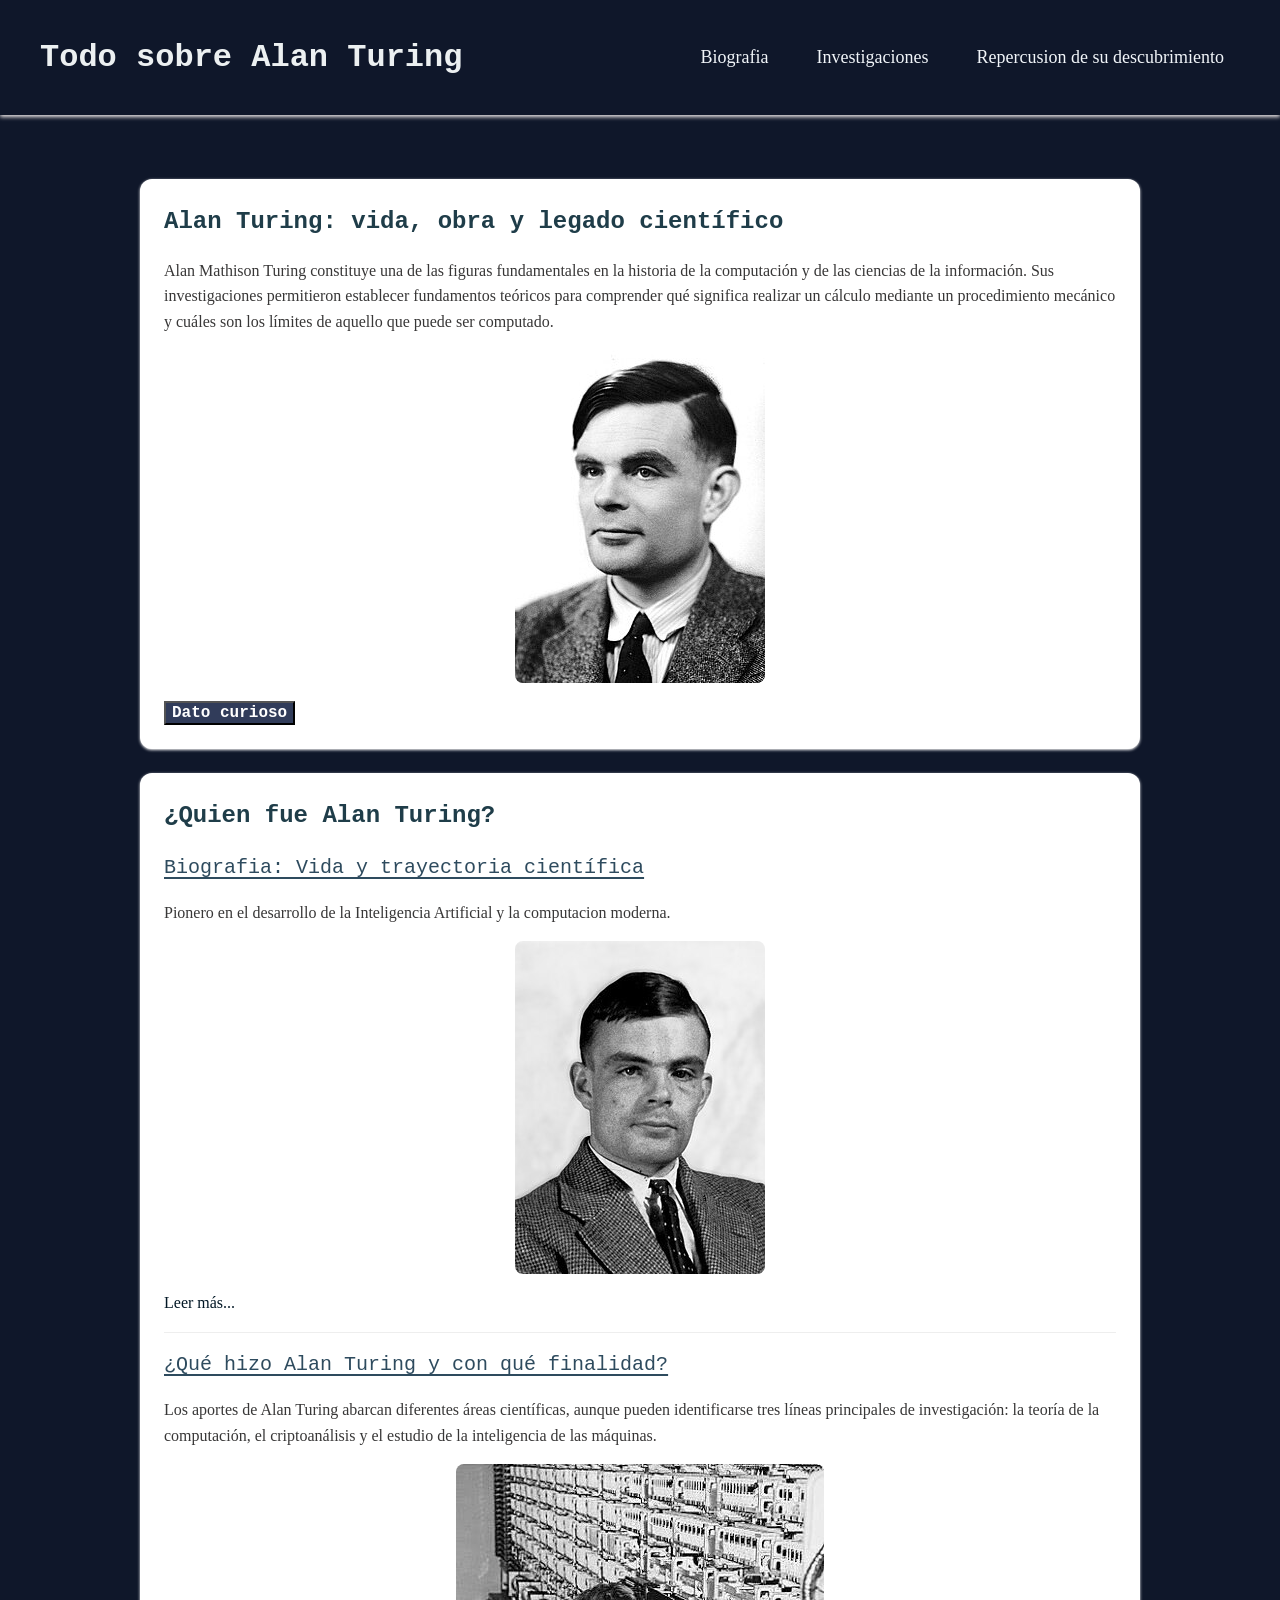
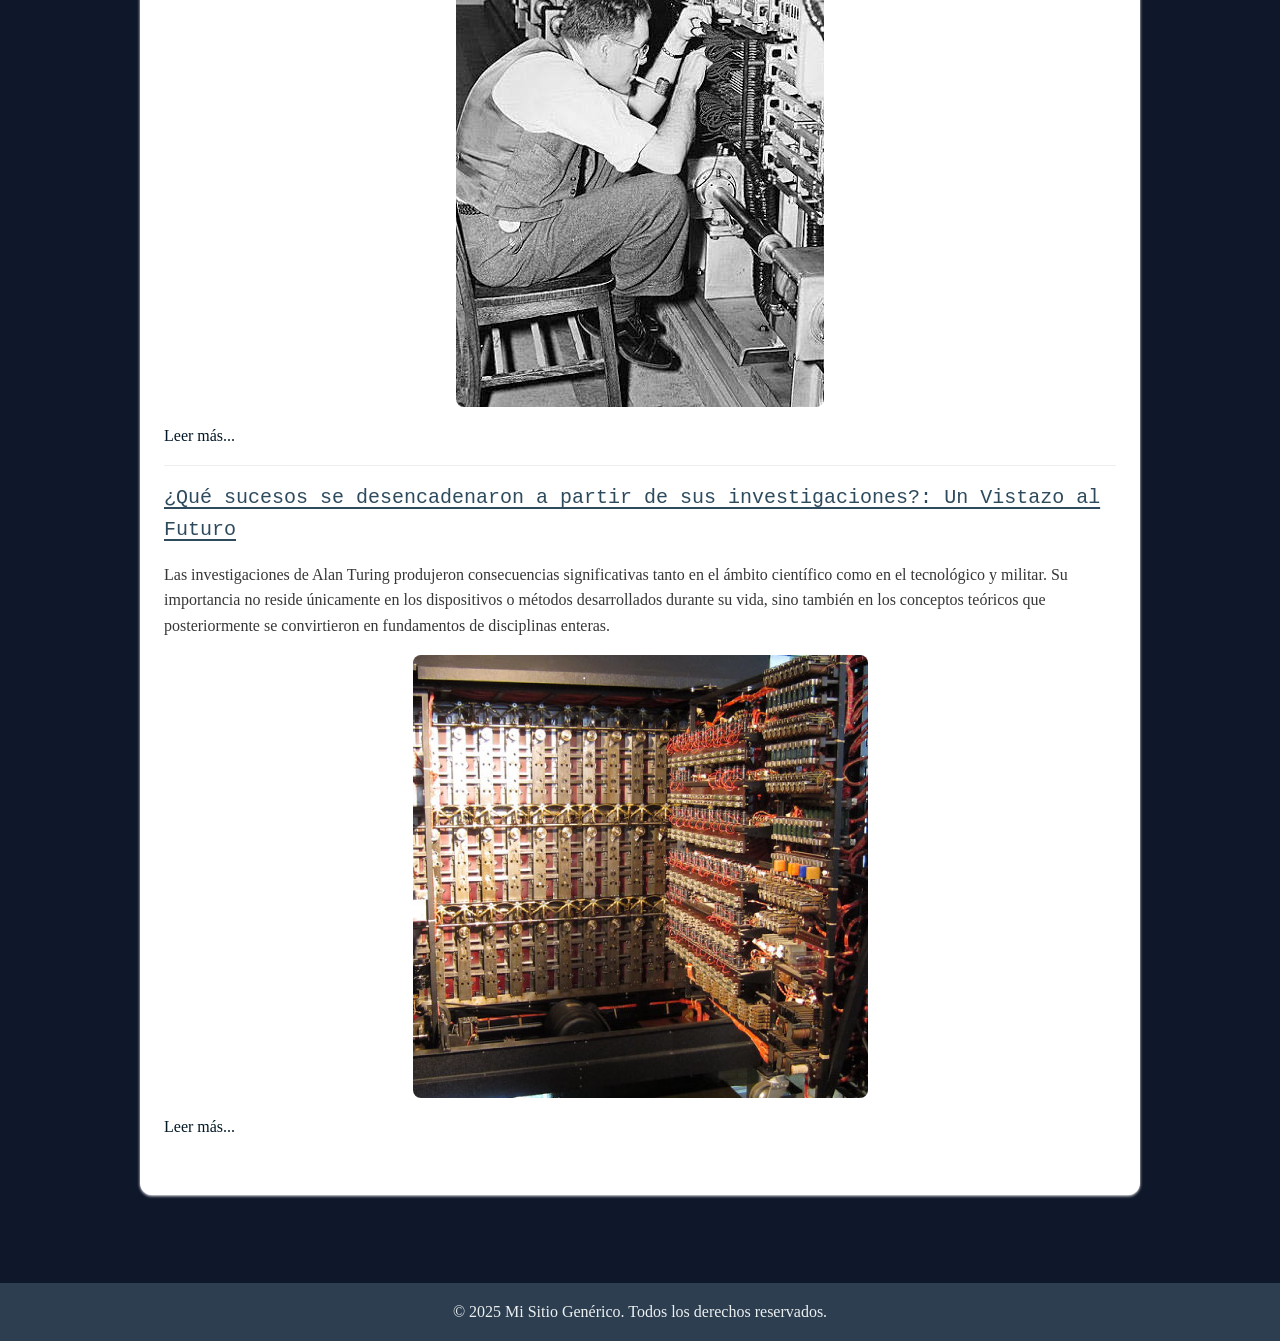
<file: index.html>
<!DOCTYPE html>
<html lang="es">
<head>
  <link rel="icon" type="image/x-icon" href="img/tecnologia.png">
  <meta charset="UTF-8">
  <meta name="viewport" content="width=device-width, initial-scale=1.0">
  <title>Sitio Web - Acerca de la vida de Alan Turing </title>
   <link rel="stylesheet" href="css/base.css">
</head>
<body>
  <header>
    <div>
      <h1>Todo sobre Alan Turing</h1>
      <button class="hamburger-menu"
        aria-label="Abrir menú de navegación"
        aria-expanded="false"
        aria-controls="main-nav"
      >
        &#9776; <!-- Icono de hamburguesa -->
      </button>
      <nav id="main-nav">
        <ul>
          
          <li><a href="biografia.html">Biografia</a></li>
          <li><a href="investigaciones.html">Investigaciones</a></li>
          <li><a href="consecuencias.html">Repercusion de su descubrimiento</a></li>
        </ul>
      </nav>
    </div>
  </header>
  <main>
    <section>
      <h2>Alan Turing: vida, obra y legado científico </h2>
      <p>
        Alan Mathison Turing constituye una de las figuras fundamentales en la historia de la computación y de las ciencias de la información. Sus investigaciones permitieron establecer fundamentos teóricos para comprender qué significa realizar un cálculo mediante un procedimiento mecánico y cuáles son los límites de aquello que puede ser computado.
      </p>
      <img src="img/Alanturing.jpg" alt="Descripción de la imagen genérica 1">
        <button id="curiosityButton">Dato curioso</button>
           <p id="curiosityText" class="curiosity-hidden">
             Alan Turing es considerado pionero de la inteligencia artificial, ya que fue una de las personas que cuestiono si las maquinas podrian llegar a tener un comportamiento considerado inteligete.
           </p>
    </section>
    <section>
      <h2>¿Quien fue Alan Turing?</h2>
      <article>
        <h3>Biografia: Vida y trayectoria científica </h3>
        <p>
           Pionero en el desarrollo de la Inteligencia Artificial y la computacion moderna.
        </p>
        <img src="img/biografiaalanturing.jpg" alt="Descripción de la imagen genérica 2">
        <a href="biografia.html">Leer más...</a>
      </article>
      <article>
        <h3> ¿Qué hizo Alan Turing y con qué finalidad? </h3>
        <p>
          Los aportes de Alan Turing abarcan diferentes áreas científicas, aunque pueden identificarse tres líneas principales de investigación: la teoría de la computación, el criptoanálisis y el estudio de la inteligencia de las máquinas.
        </p>
        <img src="img/investigacionturing.jpg" alt="Descripción de la imagen genérica 3">
        <a href="investigaciones.html">Leer más...</a>
      </article>
      <article>
        <h3> ¿Qué sucesos se desencadenaron a partir de sus investigaciones?: Un Vistazo al Futuro</h3>
        <p>
          Las investigaciones de Alan Turing produjeron consecuencias significativas tanto en el ámbito científico como en el tecnológico y militar. Su importancia no reside únicamente en los dispositivos o métodos desarrollados durante su vida, sino también en los conceptos teóricos que posteriormente se convirtieron en fundamentos de disciplinas enteras.
        </p>
        <img src="img/maquinaturing.jpg" alt="Descripción de la imagen genérica 4">
        <a href="consecuencias.html">Leer más...</a>
      </article>
    </section>
  </main>
  <footer>
    <div>
      <p>&copy; 2025 Mi Sitio Genérico. Todos los derechos reservados.</p>
    </div>
  </footer>
  <script src="js/base.js"></script>
</body>
</html>
</file>
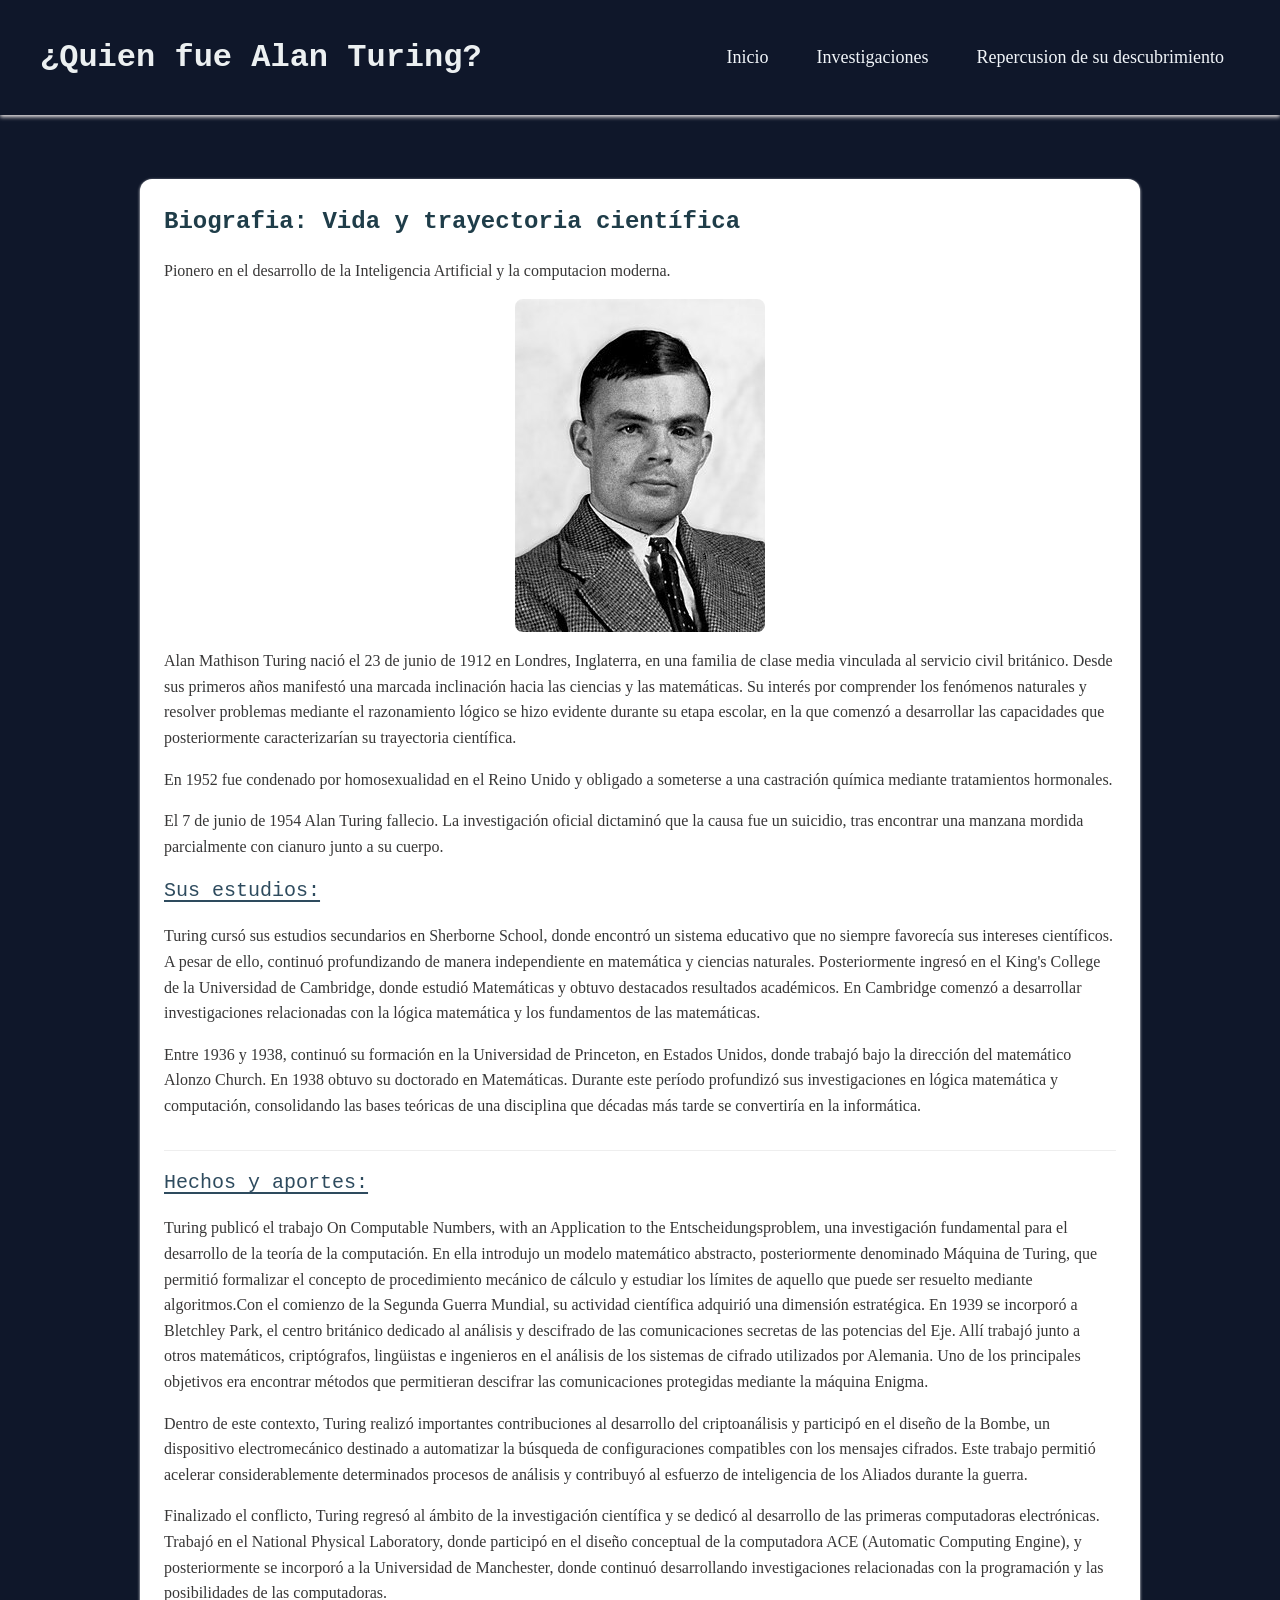
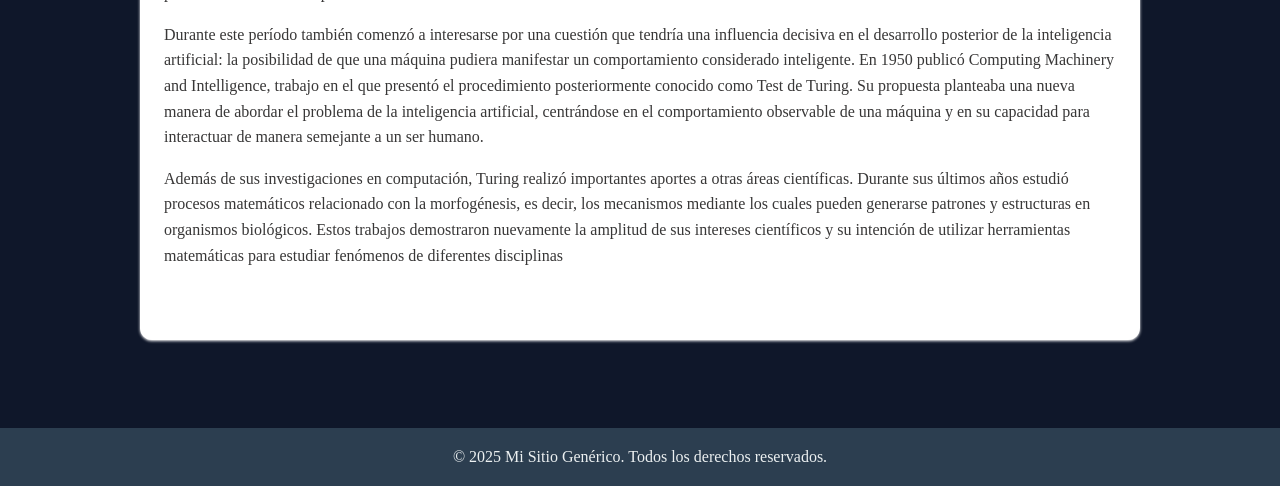
<file: biografia.html>
<!DOCTYPE html>
<html lang="es">
<head>
  <link rel="icon" type="image/x-icon" href="img/tecnologia.png">
  <meta charset="UTF-8">
  <meta name="viewport" content="width=device-width, initial-scale=1.0">
  <title> Sitio Web - Acerca de la vida de Alan Turing</title>
  <link rel="stylesheet" href="css/base.css">
</head>
<body>
  <header>
    <div>
      <h1>¿Quien fue Alan Turing? </h1>
      <button class="hamburger-menu"
        aria-label="Abrir menú de navegación"
        aria-expanded="false"
        aria-controls="main-nav"
      >
        &#9776; <!-- Icono de hamburguesa -->
      </button>
      <nav id="main-nav">
        <ul>
          <li><a href="index.html">Inicio</a></li>
        
          <li><a href="investigaciones.html">Investigaciones</a></li>
          <li><a href="consecuencias.html">Repercusion de su descubrimiento</a></li>

        </ul>
      </nav>
    </div>
  </header>
  <main>
   <section class="right">
      <h2> Biografia: Vida y trayectoria científica</h2>
      <p>
        Pionero en el desarrollo de la Inteligencia Artificial y la computacion moderna.
      </p>
      <img src="img/biografiaalanturing.jpg"
        alt="Descripción de la imagen genérica del equipo"
      >
      <p>
        Alan Mathison Turing nació el 23 de junio de 1912 en Londres, Inglaterra, en una familia de clase media vinculada al servicio civil británico. Desde sus primeros años manifestó una marcada inclinación hacia las ciencias y las matemáticas. Su interés por comprender los fenómenos naturales y resolver problemas mediante el razonamiento lógico se hizo evidente durante su etapa escolar, en la que comenzó a desarrollar las capacidades que posteriormente caracterizarían su trayectoria científica.
      </p>
      <p>
         En 1952 fue condenado por homosexualidad en el Reino Unido y obligado a someterse a una castración química mediante tratamientos hormonales.
      </p>
      <p>
        El 7 de junio de 1954 Alan Turing fallecio. La investigación oficial dictaminó que la causa fue un suicidio, tras encontrar una manzana mordida parcialmente con cianuro junto a su cuerpo.
      </p>
      <article>
        <h3>Sus estudios:</h3>
        <p>
          Turing cursó sus estudios secundarios en Sherborne School, donde encontró un sistema educativo que no siempre favorecía sus intereses científicos. A pesar de ello, continuó profundizando de manera independiente en matemática y ciencias naturales. Posteriormente ingresó en el King's College de la Universidad de Cambridge, donde estudió Matemáticas y obtuvo destacados resultados académicos. En Cambridge comenzó a desarrollar investigaciones relacionadas con la lógica matemática y los fundamentos de las matemáticas.
          </p>
          <p>
          Entre 1936 y 1938, continuó su formación en la Universidad de Princeton, en Estados Unidos, donde trabajó bajo la dirección del matemático Alonzo Church. En 1938 obtuvo su doctorado en Matemáticas. Durante este período profundizó sus investigaciones en lógica matemática y computación, consolidando las bases teóricas de una disciplina que décadas más tarde se convertiría en la informática.
        </p>
      </article>
      <article>
        <h3>Hechos y aportes:</h3>
        <p>
          Turing publicó el trabajo On Computable Numbers, with an Application to the Entscheidungsproblem, una investigación fundamental para el desarrollo de la teoría de la computación. En ella introdujo un modelo matemático abstracto, posteriormente denominado Máquina de Turing, que permitió formalizar el concepto de procedimiento mecánico de cálculo y estudiar los límites de aquello que puede ser resuelto mediante algoritmos.Con el comienzo de la Segunda Guerra Mundial, su actividad científica adquirió una dimensión estratégica. En 1939 se incorporó a Bletchley Park, el centro británico dedicado al análisis y descifrado de las comunicaciones secretas de las potencias del Eje. Allí trabajó junto a otros matemáticos, criptógrafos, lingüistas e ingenieros en el análisis de los sistemas de cifrado utilizados por Alemania. Uno de los principales objetivos era encontrar métodos que permitieran descifrar las comunicaciones protegidas mediante la máquina Enigma.
        </p>
         <p>
          Dentro de este contexto, Turing realizó importantes contribuciones al desarrollo del criptoanálisis y participó en el diseño de la Bombe, un dispositivo electromecánico destinado a automatizar la búsqueda de configuraciones compatibles con los mensajes cifrados. Este trabajo permitió acelerar considerablemente determinados procesos de análisis y contribuyó al esfuerzo de inteligencia de los Aliados durante la guerra.
         </p>
          <p>
            Finalizado el conflicto, Turing regresó al ámbito de la investigación científica y se dedicó al desarrollo de las primeras computadoras electrónicas. Trabajó en el National Physical Laboratory, donde participó en el diseño conceptual de la computadora ACE (Automatic Computing Engine), y posteriormente se incorporó a la Universidad de Manchester, donde continuó desarrollando investigaciones relacionadas con la programación y las posibilidades de las computadoras.
          </p>
           <p>
             Durante este período también comenzó a interesarse por una cuestión que tendría una influencia decisiva en el desarrollo posterior de la inteligencia artificial: la posibilidad de que una máquina pudiera manifestar un comportamiento considerado inteligente. En 1950 publicó Computing Machinery and Intelligence, trabajo en el que presentó el procedimiento posteriormente conocido como Test de Turing. Su propuesta planteaba una nueva manera de abordar el problema de la inteligencia artificial, centrándose en el comportamiento observable de una máquina y en su capacidad para interactuar de manera semejante a un ser humano.
            </p>
             <p>
              Además de sus investigaciones en computación, Turing realizó importantes aportes a otras áreas científicas. Durante sus últimos años estudió procesos matemáticos relacionado con la morfogénesis, es decir, los mecanismos mediante los cuales pueden generarse patrones y estructuras en organismos biológicos. Estos trabajos demostraron nuevamente la amplitud de sus intereses científicos y su intención de utilizar herramientas matemáticas para estudiar fenómenos de diferentes disciplinas
             </p>
      </article>
    </section>
  </main>
  <footer>
    <div>
      <p>&copy; 2025 Mi Sitio Genérico. Todos los derechos reservados.</p>
    </div>
  </footer>
  <script src="js/base.js"></script>
</body>
</html>
</file>
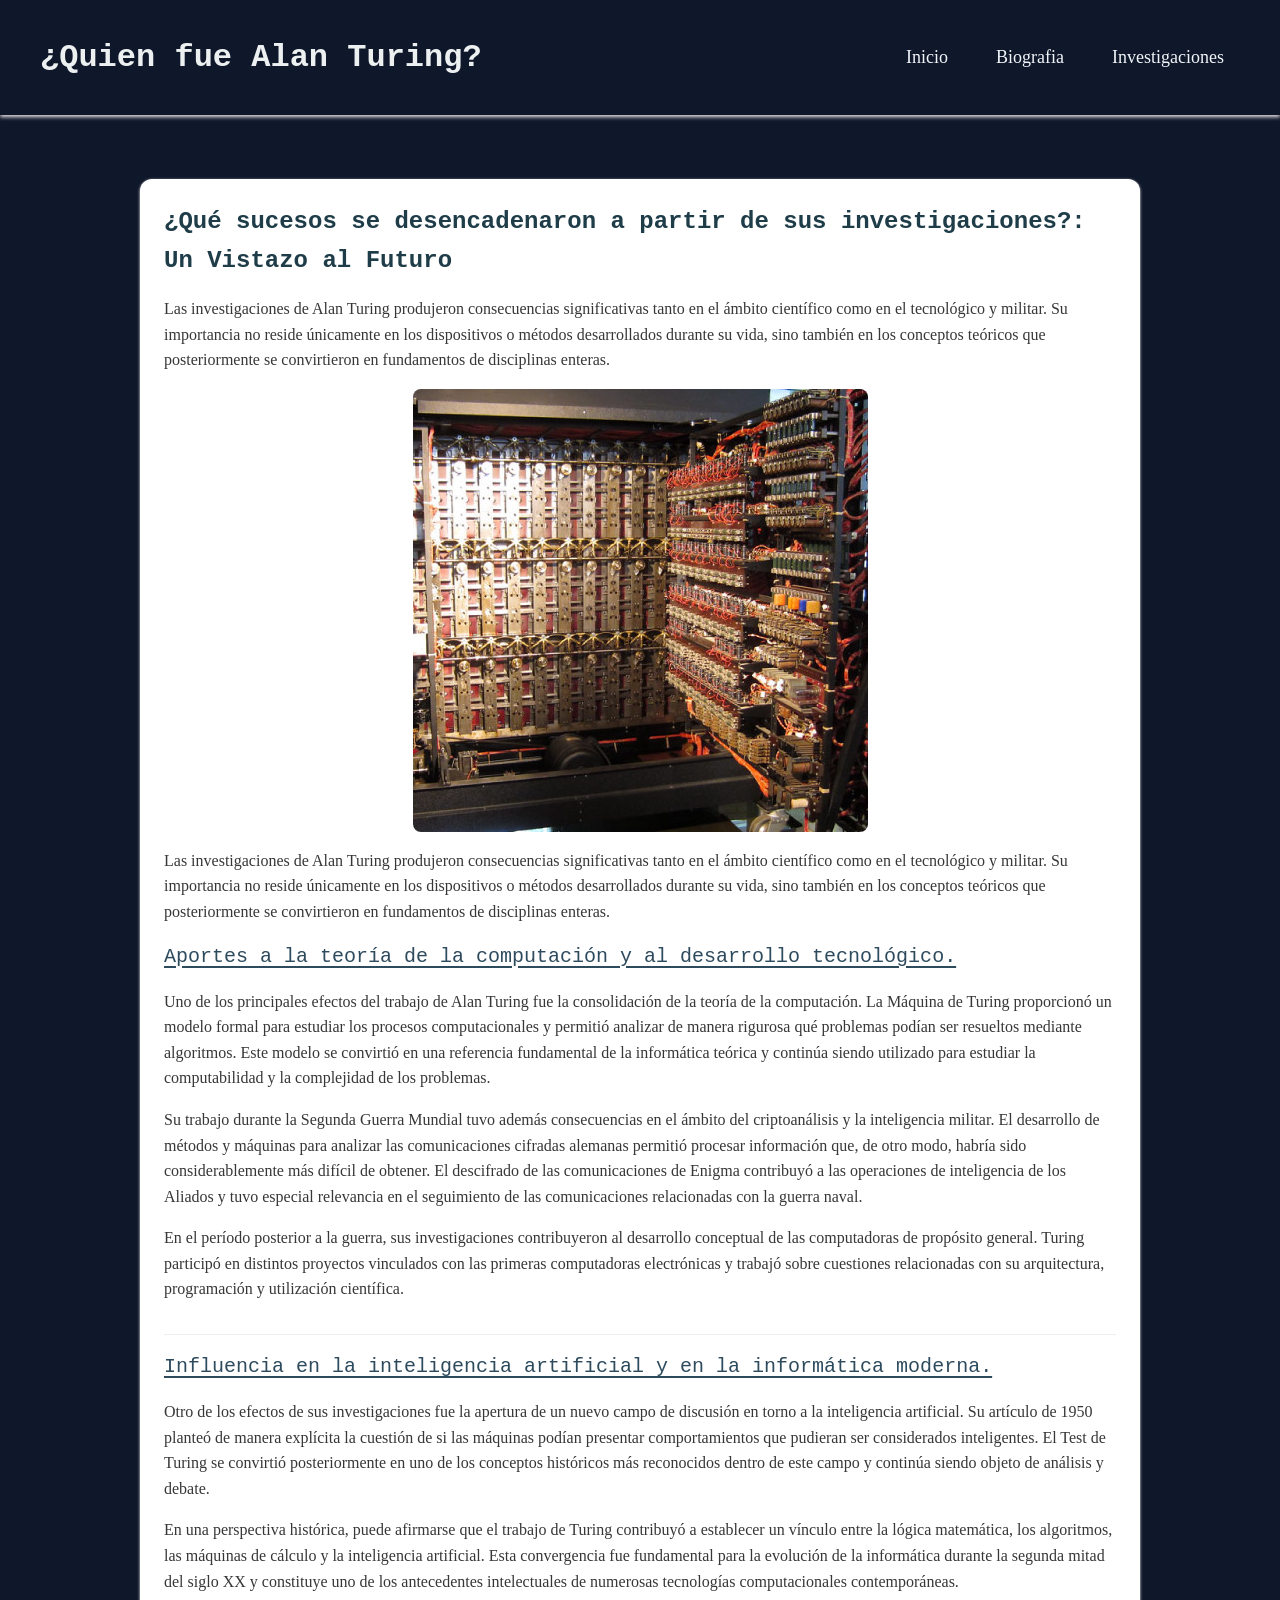
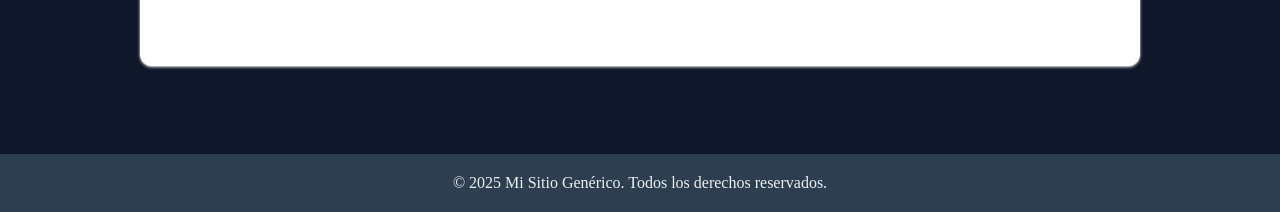
<file: consecuencias.html>
<!DOCTYPE html>
<html lang="es">
<head>
  <link rel="icon" type="image/x-icon" href="img/tecnologia.png">
  <meta charset="UTF-8">
  <meta name="viewport" content="width=device-width, initial-scale=1.0">
  <title>Sitio Web - Acerca de la vida de Alan Turing </title>
  <link rel="stylesheet" href="css/base.css">
</head>
<body>
  <header>
    <div>
      <h1>¿Quien fue Alan Turing?</h1>
      <button class="hamburger-menu"
        aria-label="Abrir menú de navegación"
        aria-expanded="false"
        aria-controls="main-nav"
      >
        &#9776; <!-- Icono de hamburguesa -->
    </button>
      <nav id="main-nav">
        <ul>
          <li><a href="index.html">Inicio</a></li>
          <li><a href="biografia.html">Biografia</a></li>
          <li><a href="investigaciones.html">Investigaciones</a></li>
          
        
        </ul>
      </nav>
    </div>
  </header>
  <main>
    <section class="right">
      <h2>¿Qué sucesos se desencadenaron a partir de sus investigaciones?: Un Vistazo al Futuro </h2>
      <p>
        Las investigaciones de Alan Turing produjeron consecuencias significativas tanto en el ámbito científico como en el tecnológico y militar.
Su importancia no reside únicamente en los dispositivos o métodos desarrollados durante su vida, sino también en los conceptos teóricos
que posteriormente se convirtieron en fundamentos de disciplinas enteras.
      </p>
      <img src="img/maquinaturing.jpg"
        alt="Descripción de la imagen genérica del equipo"
      >
      <p>
        Las investigaciones de Alan Turing produjeron consecuencias significativas tanto en el ámbito científico como en el tecnológico y militar. Su importancia no reside únicamente en los dispositivos o métodos desarrollados durante su vida, sino también en los conceptos teóricos que posteriormente se convirtieron en fundamentos de disciplinas enteras.
      </p>
      <article>
        <h3> Aportes a la teoría de la computación y al desarrollo tecnológico.</h3>
        <p>
          Uno de los principales efectos del trabajo de Alan Turing fue la consolidación de la teoría de la computación. La Máquina de Turing proporcionó un modelo formal para estudiar los procesos computacionales y permitió analizar de manera rigurosa qué problemas podían ser resueltos mediante algoritmos. Este modelo se convirtió en una referencia fundamental de la informática teórica y continúa siendo utilizado para estudiar la computabilidad y la complejidad de los problemas.
          </p>
          <p>
            Su trabajo durante la Segunda Guerra Mundial tuvo además consecuencias en el ámbito del criptoanálisis y la inteligencia militar. El desarrollo de métodos y máquinas para analizar las comunicaciones cifradas alemanas permitió procesar información que, de otro modo, habría sido considerablemente más difícil de obtener. El descifrado de las comunicaciones de Enigma contribuyó a las operaciones de inteligencia de los Aliados y tuvo especial relevancia en el seguimiento de las comunicaciones relacionadas con la guerra naval.
          </p>
          <p>
            En el período posterior a la guerra, sus investigaciones contribuyeron al desarrollo conceptual de las computadoras de propósito general. Turing participó en distintos proyectos vinculados con las primeras computadoras electrónicas y trabajó sobre cuestiones relacionadas con su arquitectura, programación y utilización científica.
        </p>
      </article>
      <article>
        <h3> Influencia en la inteligencia artificial y en la informática moderna.</h3>
        <p>
          Otro de los efectos de sus investigaciones fue la apertura de un nuevo campo de discusión en torno a la inteligencia artificial. Su artículo de 1950 planteó de manera explícita la cuestión de si las máquinas podían presentar comportamientos que pudieran ser considerados inteligentes. El Test de Turing se convirtió posteriormente en uno de los conceptos históricos más reconocidos dentro de este campo y continúa siendo objeto de análisis y debate.
        </p>
        <p>
          En una perspectiva histórica, puede afirmarse que el trabajo de Turing contribuyó a establecer un vínculo entre la lógica matemática, los algoritmos, las máquinas de cálculo y la inteligencia artificial. Esta convergencia fue fundamental para la evolución de la informática durante la segunda mitad del siglo XX y constituye uno de los antecedentes intelectuales de numerosas tecnologías computacionales contemporáneas.
        </p>
      </article>
    </section>
  </main>
  <footer>
    <div>
      <p>&copy; 2025 Mi Sitio Genérico. Todos los derechos reservados.</p>
    </div>
  </footer>
  <script src="js/base.js"></script>
</body>
</html>
</file>
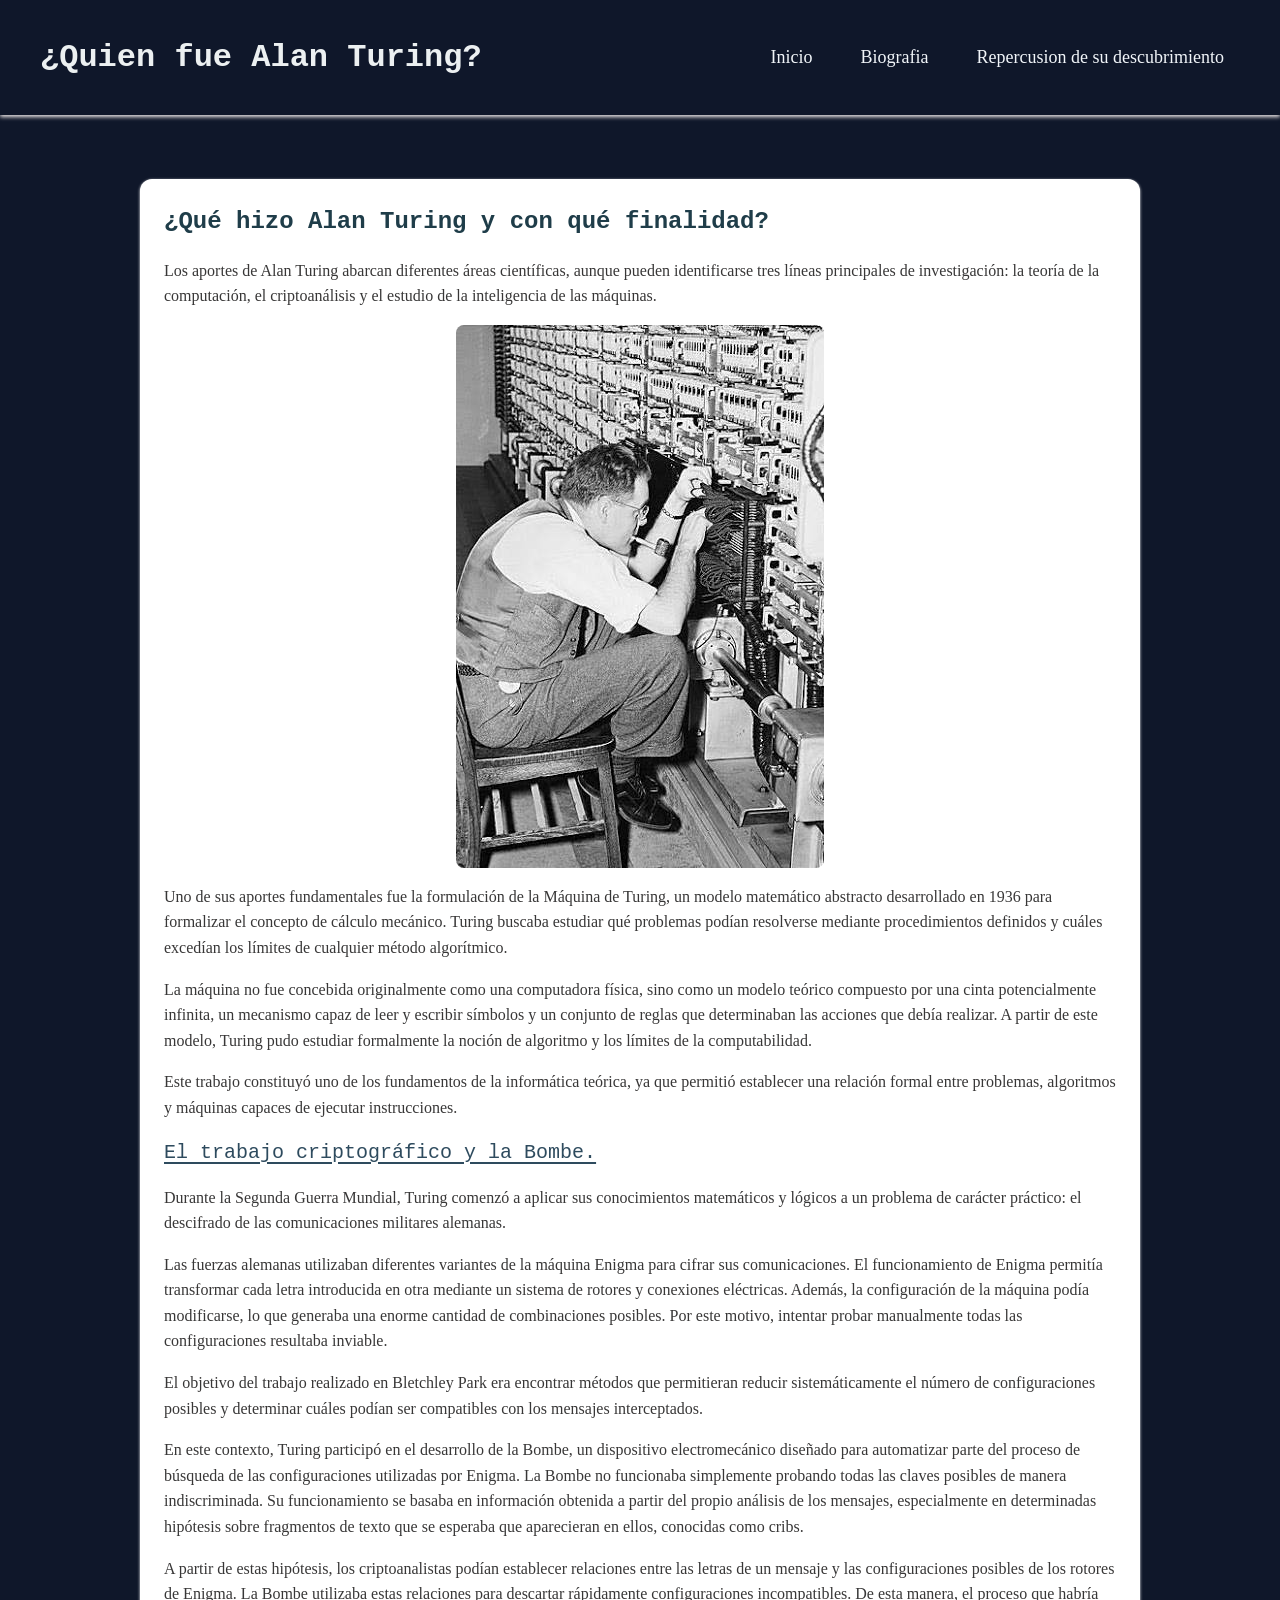
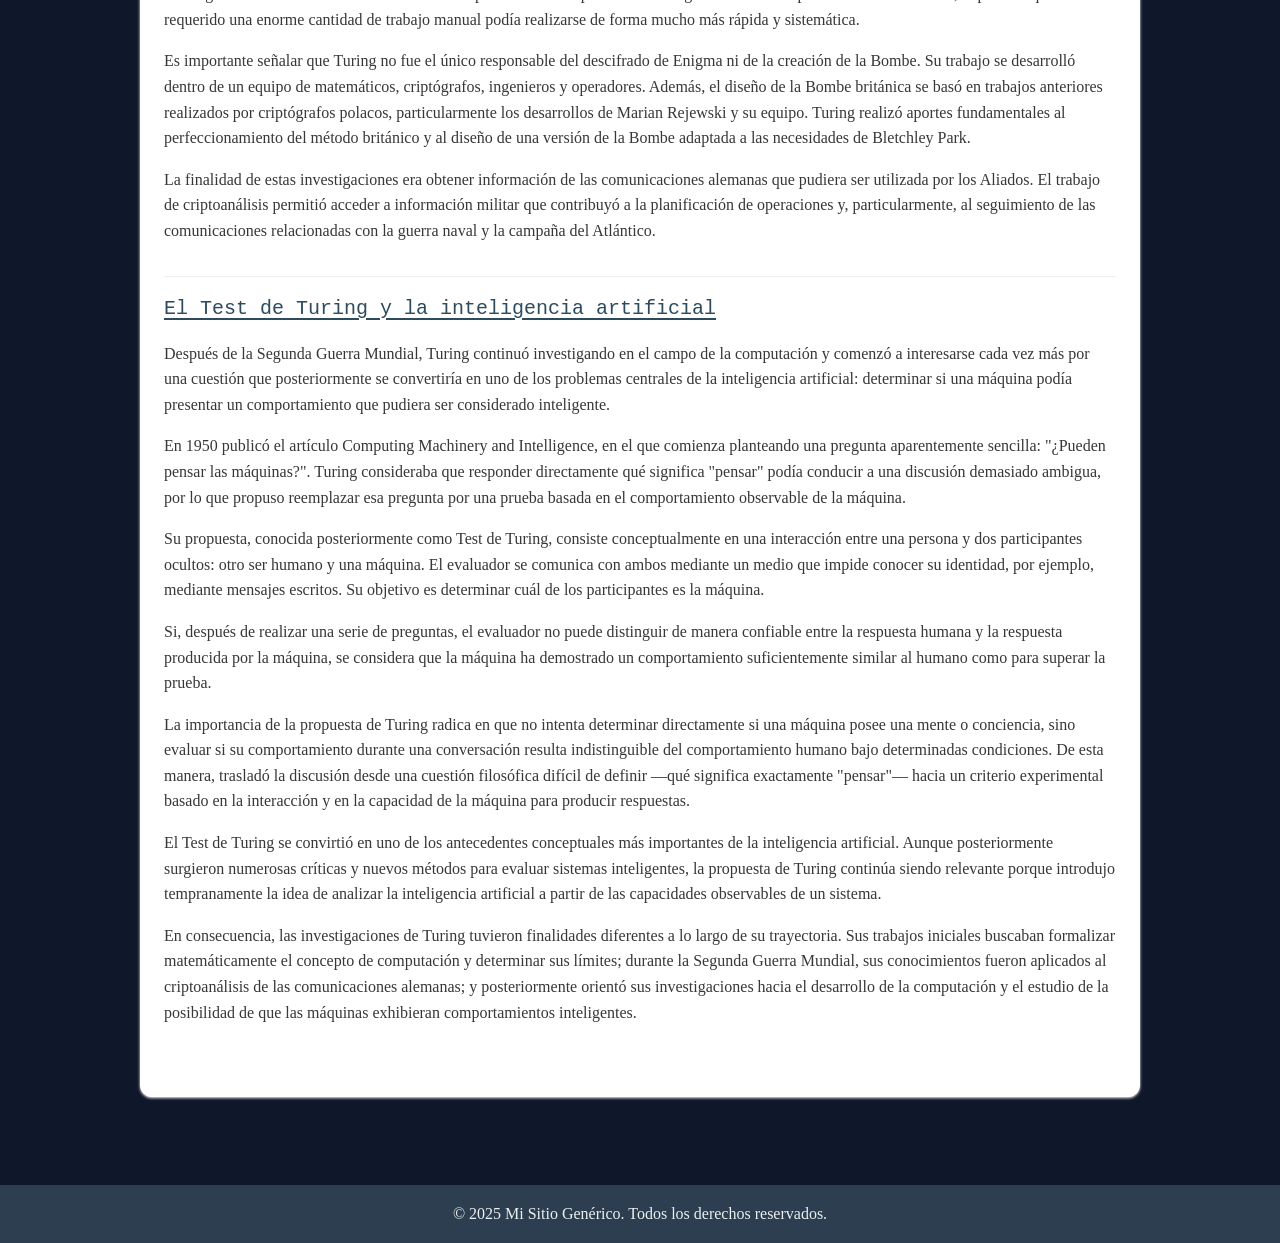
<file: investigaciones.html>
<!DOCTYPE html>
<html lang="es">
<head>
  <link rel="icon" type="image/x-icon" href="img/tecnologia.png">
  <meta charset="UTF-8">
  <meta name="viewport" content="width=device-width, initial-scale=1.0">
  <title> Sitio Web - Acerca de la vida de Alan Turing</title>
  <link rel="stylesheet" href="css/base.css">
</head>
<body>
  <header>
    <div>
      <h1>¿Quien fue Alan Turing?</h1>
      <button class="hamburger-menu"
        aria-label="Abrir menú de navegación"
        aria-expanded="false"
        aria-controls="main-nav"
      >
        &#9776; <!-- Icono de hamburguesa -->
      </button>
      <nav id="main-nav">
        <ul>
          <li><a href="index.html">Inicio</a></li>
          <li><a href="biografia.html">Biografia</a></li>
          
          <li><a href="consecuencias.html">Repercusion de su descubrimiento</a></li>
        </ul>
      </nav>
    </div>
  </header>
  <main>
    <section class="right">
      <h2> ¿Qué hizo Alan Turing y con qué finalidad?</h2>
      <p>
        Los aportes de Alan Turing abarcan diferentes áreas científicas, aunque pueden identificarse tres líneas principales de investigación:
la teoría de la computación, el criptoanálisis y el estudio de la inteligencia de las máquinas.
      </p>
      <img src="img/investigacionturing.jpg"
        alt="Descripción de la imagen genérica del equipo"
      >
      <p>
        Uno de sus aportes fundamentales fue la formulación de la Máquina de Turing, un modelo matemático abstracto desarrollado en 1936 para formalizar el concepto de cálculo mecánico. Turing buscaba estudiar qué problemas podían resolverse mediante procedimientos definidos y cuáles excedían los límites de cualquier método algorítmico.
      </p>
       <p>
        La máquina no fue concebida originalmente como una computadora física, sino como un modelo teórico compuesto por una cinta potencialmente infinita, un mecanismo capaz de leer y escribir símbolos y un conjunto de reglas que determinaban las acciones que debía realizar. A partir de este modelo, Turing pudo estudiar formalmente la noción de algoritmo y los límites de la computabilidad.
       </p>
        <p>
          Este trabajo constituyó uno de los fundamentos de la informática teórica, ya que permitió establecer una relación formal entre problemas, algoritmos y máquinas capaces de ejecutar instrucciones.
         </p>
      <article>
        <h3> El trabajo criptográfico y la Bombe.</h3>
        <p>
          Durante la Segunda Guerra Mundial, Turing comenzó a aplicar sus conocimientos matemáticos y lógicos a un problema de carácter práctico: el descifrado de las comunicaciones militares alemanas.
        </p>
         <p>
           Las fuerzas alemanas utilizaban diferentes variantes de la máquina Enigma para cifrar sus comunicaciones. El funcionamiento de Enigma permitía transformar cada letra introducida en otra mediante un sistema de rotores y conexiones eléctricas. Además, la configuración de la máquina podía modificarse, lo que generaba una enorme cantidad de combinaciones posibles. Por este motivo, intentar probar manualmente todas las configuraciones resultaba inviable.
         </p>
          <p>
           El objetivo del trabajo realizado en Bletchley Park era encontrar métodos que permitieran reducir sistemáticamente el número de configuraciones posibles y determinar cuáles podían ser compatibles con los mensajes interceptados.
          </p>
            <p>
               En este contexto, Turing participó en el desarrollo de la Bombe, un dispositivo electromecánico diseñado para automatizar parte del proceso de búsqueda de las configuraciones utilizadas por Enigma. La Bombe no funcionaba simplemente probando todas las claves posibles de manera indiscriminada. Su funcionamiento se basaba en información obtenida a partir del propio análisis de los mensajes, especialmente en determinadas hipótesis sobre fragmentos de texto que se esperaba que aparecieran en ellos, conocidas como cribs.
            </p>
             <p>
               A partir de estas hipótesis, los criptoanalistas podían establecer relaciones entre las letras de un mensaje y las configuraciones posibles de los rotores de Enigma. La Bombe utilizaba estas relaciones para descartar rápidamente configuraciones incompatibles. De esta manera, el proceso que habría requerido una enorme cantidad de trabajo manual podía realizarse de forma mucho más rápida y sistemática.
             </p>
               <p>
                 Es importante señalar que Turing no fue el único responsable del descifrado de Enigma ni de la creación de la Bombe. Su trabajo se desarrolló dentro de un equipo de matemáticos, criptógrafos, ingenieros y operadores. Además, el diseño de la Bombe británica se basó en trabajos anteriores realizados por criptógrafos polacos, particularmente los desarrollos de Marian Rejewski y su equipo. Turing realizó aportes fundamentales al perfeccionamiento del método británico y al diseño de una versión de la Bombe adaptada a las necesidades de Bletchley Park.
                 </p>
                 <p>
                  La finalidad de estas investigaciones era obtener información de las comunicaciones alemanas que pudiera ser utilizada por los Aliados. El trabajo de criptoanálisis permitió acceder a información militar que contribuyó a la planificación de operaciones y, particularmente, al seguimiento de las comunicaciones relacionadas con la guerra naval y la campaña del Atlántico.
                 </p>
      </article>
      <article>
        <h3> El Test de Turing y la inteligencia artificial</h3>
        <p>
          Después de la Segunda Guerra Mundial, Turing continuó investigando en el campo de la computación y comenzó a interesarse cada vez más por una cuestión que posteriormente se convertiría en uno de los problemas centrales de la inteligencia artificial: determinar si una máquina podía presentar un comportamiento que pudiera ser considerado inteligente.
         </p>
          <p>
           En 1950 publicó el artículo Computing Machinery and Intelligence, en el que comienza planteando una pregunta aparentemente sencilla: "¿Pueden pensar las máquinas?". Turing consideraba que responder directamente qué significa "pensar" podía conducir a una discusión demasiado ambigua, por lo que propuso reemplazar esa pregunta por una prueba basada en el comportamiento observable de la máquina.
          </p>
           <p>
             Su propuesta, conocida posteriormente como Test de Turing, consiste conceptualmente en una interacción entre una persona y dos participantes ocultos: otro ser humano y una máquina. El evaluador se comunica con ambos mediante un medio que impide conocer su identidad, por ejemplo, mediante mensajes escritos. Su objetivo es determinar cuál de los participantes es la máquina.
            </p>
             <p> 
               Si, después de realizar una serie de preguntas, el evaluador no puede distinguir de manera confiable entre la respuesta humana y la respuesta producida por la máquina, se considera que la máquina ha demostrado un comportamiento suficientemente similar al humano como para superar la prueba.
             </p>
              <p>
                La importancia de la propuesta de Turing radica en que no intenta determinar directamente si una máquina posee una mente o conciencia, sino evaluar si su comportamiento durante una conversación resulta indistinguible del comportamiento humano bajo determinadas condiciones. De esta manera, trasladó la discusión desde una cuestión filosófica difícil de definir —qué significa exactamente "pensar"— hacia un criterio experimental basado en la interacción y en la capacidad de la máquina para producir respuestas.
              </p>
               <p>
                 El Test de Turing se convirtió en uno de los antecedentes conceptuales más importantes de la inteligencia artificial. Aunque posteriormente surgieron numerosas críticas y nuevos métodos para evaluar sistemas inteligentes, la propuesta de Turing continúa siendo relevante porque introdujo tempranamente la idea de analizar la inteligencia artificial a partir de las capacidades observables de un sistema.
                </p>
                 <p>
                   En consecuencia, las investigaciones de Turing tuvieron finalidades diferentes a lo largo de su trayectoria. Sus trabajos iniciales buscaban formalizar matemáticamente el concepto de computación y determinar sus límites; durante la Segunda Guerra Mundial, sus conocimientos fueron aplicados al criptoanálisis de las comunicaciones alemanas; y posteriormente orientó sus investigaciones hacia el desarrollo de la computación y el estudio de la posibilidad de que las máquinas exhibieran comportamientos inteligentes.
                  </p>
      </article>
    </section>
  </main>
  <footer>
    <div>
      <p>&copy; 2025 Mi Sitio Genérico. Todos los derechos reservados.</p>
    </div>
  </footer>
  <script src="js/base.js"></script>
</body>
</html>
</file>
<file: css/base.css>
body {
  font-family: Georgia, serif; /* Fuente genérica */
  background-color: #0F172A; /* Color de fondo claro */
  color: #000000; /* Color de texto oscuro */
  line-height: 1.6;
  margin: 0;
  padding: 0;
}

header {
  background-color: #0F172A; /* Azul oscuro para el encabezado */
  color: #ecf0f1; /* Texto claro */
  padding: 1rem 0;
  box-shadow: 0 2px 4px rgb(236, 231, 231);
  width: 100%;
}

/* Contenedor dentro del encabezado para centrar y espaciar */
header > div {
  max-width: 1200px;
  margin: 0 auto;
  display: flex;
   /* mora elimino flex-direction: porque su valor por defecto es row, sino se veia fea la pagina */
  justify-content: space-between;
  align-items: center;
  padding: 1rem;
}

h1 {
  font-family: "Courier New", monospace;
  font-size: 2rem; /* Tamaño de fuente para h1 */
  font-weight: bold;
  margin: 0; /* Eliminar margen por defecto del h1 */
}

button.hamburger-menu {
  display: block; /* Visible por defecto en móvil */
  color: #ecf0f1;
  font-size: 1.5rem;
  background: none;
  border: none;
  cursor: pointer;
  padding: 0.5rem;
  outline: none; /* Elimina el contorno al hacer focus */
}


/* Menú de navegación */
nav {
  display: none; /*  mora, pasa ser none para que este oculto */
  flex-direction: column;
  width: 100%;
  position: absolute; /* cambio mora */
  top: 60px;         /*cambio mora */
  left: 0;  /* cambio mora */
  background-color:#1c253d ; /* Fondo para el menu desplegado*/
  box-shadow: 0 2px 4px rgb(255, 253, 253);
  z-index: 999;
  border-radius: 0 0 0.75rem 0.75rem;
  overflow: hidden; /* Para que los bordes redondeados se apliquen bien */
}

nav.nav-open {
  display: flex; /* Muestra el menú cuando tiene la clase 'nav-open' */
}

nav ul {
  list-style: none;
  padding: 0;
  margin: 0;
  display: flex;
  flex-direction: column;
  width: 100%;
}

nav li {
  margin-bottom: 0.5rem;
  width: 100%;
}

nav a {
  display: block;
  padding: 0.75rem 1rem;
  color: #F1F5F9; ;
  text-decoration: none;
  font-size: 18px;
  transition: background-color 0.3s ease;
  text-align: center;
  width: 100%;
  box-sizing: border-box; /* Incluye relleno y borde en el ancho */
}

nav a:hover, nav a:focus {
  background-color: #0d4b66; /* Un tono más oscuro al pasar el ratón */
  border-radius: 0.5rem;
}

main {
  padding: 1rem;
  max-width: 1200px;
  margin: 2rem auto;
    /* Margen superior e inferior para separar del encabezado y del pie de
     * página */
}

section {
  background-color: #ffffff;
  border-radius: 0.75rem;
  padding: 1.5rem;
  margin-bottom: 1.5rem;
  box-shadow: 0 1px 3px rgb(255, 254, 254);
}

article {
  margin-bottom: 1rem;
  padding-bottom: 1rem;
  border-bottom: 1px solid #eee;
}

article:last-child {
  border-bottom: none;
}

h2 {
  font-family:"Courier New", monospace; 
  font-size: 1.5rem; /* Tamaño de fuente para h2 */
  font-weight: 600;
  color:#1f3d49 ; /* Azul para los títulos */
  margin-top: 0;
  margin-bottom: 1rem;
}

h3 {
  font-family: "Courier New", monospace;
  font-size: 1.25rem; /* Tamaño de fuente para h3 */
  font-weight: 500;
  color: #2e4b5e; /* Azul para los títulos */
  margin-top: 0;
  margin-bottom: 0.5rem;
  text-decoration: underline;
  text-underline-offset: 4px;
}


p {
  margin-bottom: 1rem;
  color: #383737; /* Color de texto más suave para párrafos */
}

img {
  max-width: 100%;
  height: auto;
  border-radius: 0.5rem;
  display: block;
  margin: 1rem auto;
}

a {
  color: #021725; /* Color para enlaces */
  text-decoration: none;
}

a:hover {
  text-decoration: underline;
}

footer {
  background-color: #2c3e50;
  color: #ecf0f1;
  text-align: center;
  padding: 1rem 0;
  margin-top: 2rem;
  width: 100%;
}

footer p {
  margin: 0;
  color: #ecf0f1;
}

.curiosity-hidden {
  display: none;  /* agrego mora */
}                         

#curiosityButton {       /* agrego mora */
  background-color: #313c5a;
  color: #ffffff;
  font-family: "Courier New", monospace;
  font-size: 1rem;
  font-weight: bold;
}

@media screen and (min-width: 768px) {
  /* Menú fijo en pantallas grandes */
  header {
    position: sticky;
    top: 0;
    z-index: 1000;
  }

  /* Oculta el botón de hamburguesa en pantallas grandes */
  button.hamburger-menu {
    display: none;
  }

  /* Muestra el menú de navegación en línea en pantallas grandes */
  nav {
    display: block; /* Vuelve a modelo de bloque para el flujo normal */
    position: static; /* Restaura la posición estática */
    width: auto; /* Ancho automático */
    background-color: transparent; /* Fondo transparente */
    box-shadow: none;
    border-radius: 0;
  }

  nav ul {
    flex-direction: row; /* Elementos del menú en fila */
    justify-content: flex-end; /* Alinea a la derecha */
  }

  nav li {
    margin-left: 1rem; /* Espacio entre elementos del menú */
    margin-bottom: 0;
    width: auto;
  }

  nav a {
    padding: 0.5rem 1rem; /* Ajusta el relleno interno para pantallas grandes */
    border-radius: 0.5rem;
  }

  main {
   max-width: 1000px;       /* Ancho máximo para que no se estire demasiado */
    margin: 2rem auto;       /* Centra el main horizontalmente */
    padding: 2rem;
    display: block;     
  }

  section.right {
    grid-column-start: 2
  }
}

@media screen and (min-width: 600px) and (max-width: 767px) {
    main {
        padding: 2rem;
    }
}
</file>
